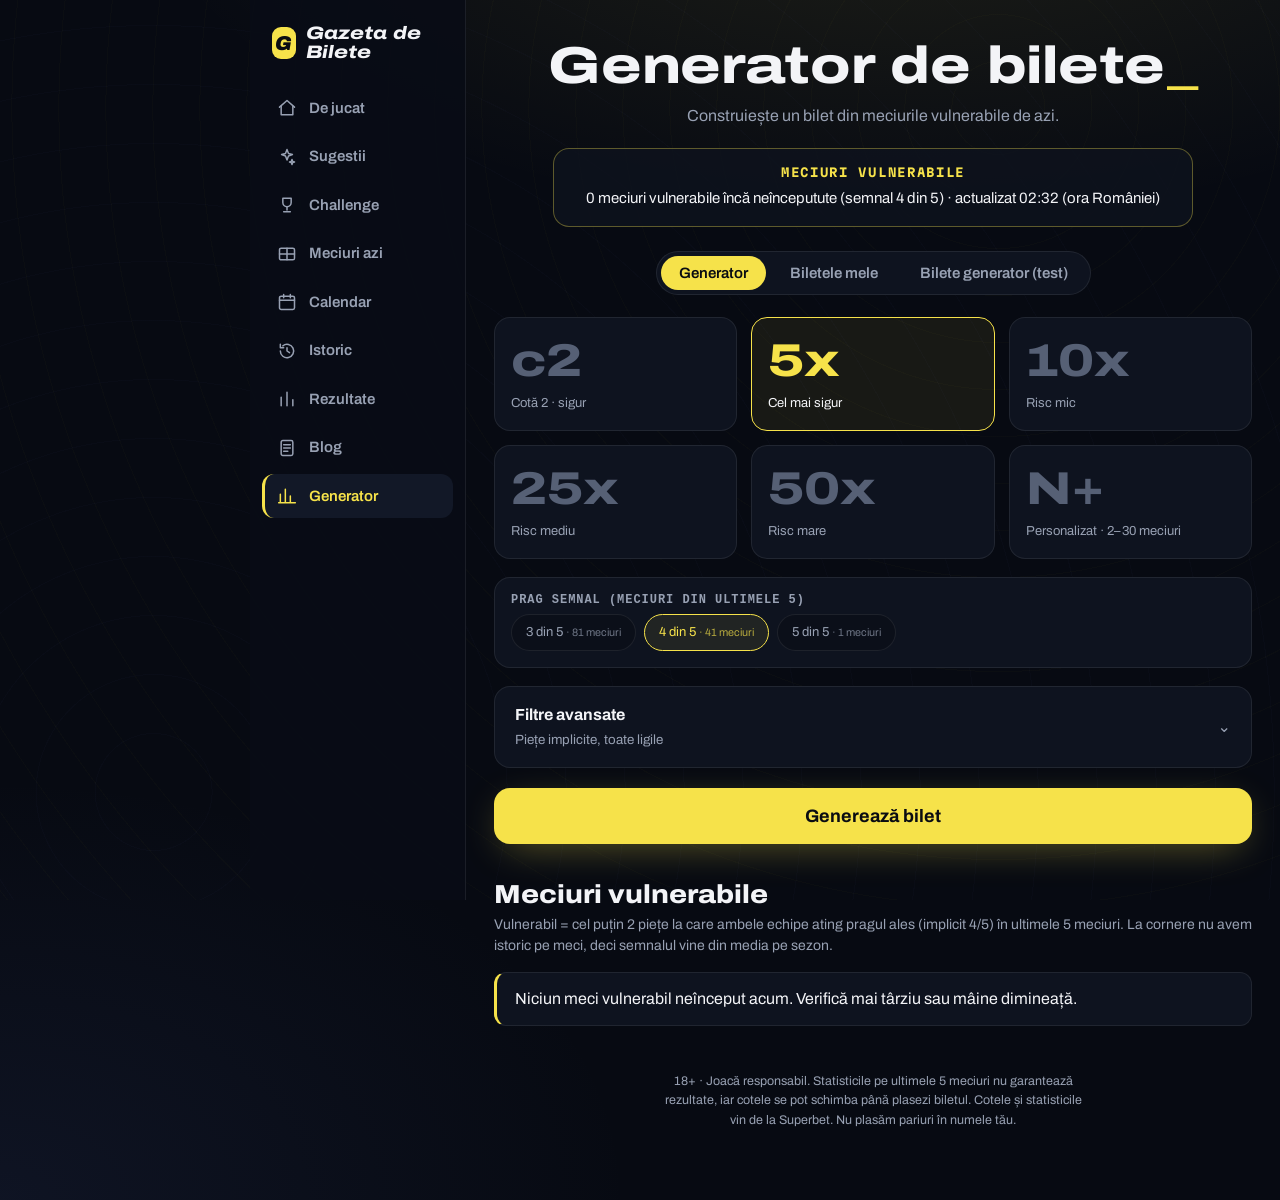
<file: generator.html>
<!doctype html>
<html lang="ro">
<head>
<meta charset="utf-8">
<meta name="viewport" content="width=device-width, initial-scale=1, viewport-fit=cover">
<title>Generator de bilete · Gazeta de Bilete</title>
<meta name="theme-color" content="#070a12">
<meta name="description" content="Generează un bilet din meciurile vulnerabile ale zilei, pe baza ultimelor 5 meciuri ale fiecărei echipe.">
<link rel="icon" type="image/png" sizes="192x192" href="icon-192.png">
<link rel="preconnect" href="https://fonts.googleapis.com">
<link rel="preconnect" href="https://fonts.gstatic.com" crossorigin>
<link href="https://fonts.googleapis.com/css2?family=Archivo:wdth,wght@62..125,400..900&family=Martian+Mono:wdth,wght@87.5..112.5,400..700&display=swap" rel="stylesheet">
<link rel="stylesheet" href="style.css?v=88">
<link rel="stylesheet" href="generator.css?v=12">
</head>
<body class="gpage">
<div class="shell"><nav class="side" aria-label="Meniu"><a class="logo" href="./"><span class="lg">G</span><span class="lt">Gazeta de Bilete</span></a><ul><li><a href="./#p"><svg viewBox="0 0 24 24" width="20" height="20" fill="none" stroke="currentColor" stroke-width="1.8" stroke-linecap="round" stroke-linejoin="round" aria-hidden="true"><path d="M3 11l9-8 9 8"/><path d="M5 10v10h14V10"/></svg><span>De jucat</span></a></li><li><a href="./#s"><svg viewBox="0 0 24 24" width="20" height="20" fill="none" stroke="currentColor" stroke-width="1.8" stroke-linecap="round" stroke-linejoin="round" aria-hidden="true"><path d="M12 3l1.8 4.7L18.5 9l-4.7 1.8L12 15.5l-1.8-4.7L5.5 9l4.7-1.3z"/><path d="M18 15l.8 2.2L21 18l-2.2.8L18 21l-.8-2.2L15 18l2.2-.8z"/></svg><span>Sugestii</span></a></li><li><a href="./#x"><svg viewBox="0 0 24 24" width="20" height="20" fill="none" stroke="currentColor" stroke-width="1.8" stroke-linecap="round" stroke-linejoin="round" aria-hidden="true"><path d="M7 4h10v5a5 5 0 0 1-10 0z"/><path d="M12 14v4M8 20h8"/></svg><span>Challenge</span></a></li><li><a href="./#m"><svg viewBox="0 0 24 24" width="20" height="20" fill="none" stroke="currentColor" stroke-width="1.8" stroke-linecap="round" stroke-linejoin="round" aria-hidden="true"><rect x="3" y="5" width="18" height="14" rx="2"/><path d="M12 5v14M3 12h18"/></svg><span>Meciuri azi</span></a></li><li><a href="./#c"><svg viewBox="0 0 24 24" width="20" height="20" fill="none" stroke="currentColor" stroke-width="1.8" stroke-linecap="round" stroke-linejoin="round" aria-hidden="true"><rect x="3" y="5" width="18" height="16" rx="2"/><path d="M3 10h18M8 3v4M16 3v4"/></svg><span>Calendar</span></a></li><li><a href="./#h"><svg viewBox="0 0 24 24" width="20" height="20" fill="none" stroke="currentColor" stroke-width="1.8" stroke-linecap="round" stroke-linejoin="round" aria-hidden="true"><path d="M4 12a8 8 0 1 0 3-6.2"/><path d="M4 4v4h4M12 8v4l3 2"/></svg><span>Istoric</span></a></li><li><a href="./#r"><svg viewBox="0 0 24 24" width="20" height="20" fill="none" stroke="currentColor" stroke-width="1.8" stroke-linecap="round" stroke-linejoin="round" aria-hidden="true"><path d="M5 20V10M12 20V4M19 20v-7"/></svg><span>Rezultate</span></a></li><li><a href="./#b"><svg viewBox="0 0 24 24" width="20" height="20" fill="none" stroke="currentColor" stroke-width="1.8" stroke-linecap="round" stroke-linejoin="round" aria-hidden="true"><rect x="5" y="3" width="14" height="18" rx="2"/><path d="M8 8h8M8 12h8M8 16h5"/></svg><span>Blog</span></a></li><li><a class="act" href="generator.html" aria-current="page"><svg viewBox="0 0 24 24" width="20" height="20" fill="none" stroke="currentColor" stroke-width="1.8" stroke-linecap="round" stroke-linejoin="round" aria-hidden="true"><path d="M4 20V10M10 20V4M16 20v-8M22 20H2"/></svg><span>Generator</span></a></li></ul></nav><main class="gmain"><div class="gen">
  <header class="g-gh">
    <h1>Generator de bilete</h1>
    <p class="g-sub-t">Construiește un bilet din meciurile vulnerabile de azi.</p>
  </header>
  <div class="g-info"><small>MECIURI VULNERABILE</small><p id="sub">Se încarcă meciurile…</p></div>

  <div class="g-seg" id="seg"><button type="button" data-v="gen" aria-pressed="true">Generator</button><button type="button" data-v="mine" aria-pressed="false">Biletele mele <span id="nmine"></span></button><button type="button" data-v="test" aria-pressed="false">Bilete generator (test)</button></div>
  <div id="v-gen">
  <section class="g-modes" id="modes" aria-label="Alege cota țintă"></section>

  <section class="g-cust" id="kbar">
    <div class="g-cl"><span>Prag semnal (meciuri din ultimele 5)</span><div class="g-chips" id="cust-k"></div></div>
  </section>

  <section class="g-cust" id="cust" hidden>
    <div class="g-cl"><span>Număr de meciuri</span><div class="g-chips" id="legs-chips"></div><input id="legs" type="number" min="2" max="30" inputmode="numeric" aria-label="Număr de meciuri (2-30)"></div>
    <div class="g-cl"><span>Cotă țintă totală (opțional)</span><input id="ctarget" type="number" min="1.5" step="0.5" inputmode="decimal" placeholder="gol = cele mai sigure meciuri"></div>
    <div class="g-cl"><span>Alegerea cotei pe meci</span><div class="g-chips" id="cstrat"></div></div>
    <p class="g-hint" id="cust-hint"></p>
  </section>

  <details class="g-adv" id="adv">
    <summary><span><b>Filtre avansate</b><small id="adv-sum">Piețe implicite</small></span><i aria-hidden="true">⌄</i></summary>
    <div class="g-adv-body">
      <h3>Semnal minim (din 5 meciuri, la ambele echipe)</h3>
      <div class="chips2" id="kmin"></div>
      <h3>Ligi</h3>
      <div class="chips2" id="leagues"></div>
      <h3>Piață</h3>
      <div class="chips2" id="types"></div>
      <div class="g-two">
        <label>Cotă minimă pe selecție<input id="minO" type="number" step="0.01" min="1" placeholder="ex. 1.30" inputmode="decimal"></label>
        <label>Cotă maximă pe selecție<input id="maxO" type="number" step="0.01" min="1" placeholder="ex. 1.80" inputmode="decimal"></label>
      </div>
      <button type="button" class="g-lnk" id="reset">Resetează filtrele</button>
    </div>
  </details>

  <div class="g-cta">
    <button type="button" class="go" id="go">Generează bilet</button>
    <button type="button" class="go ghost" id="again" hidden>Generează din nou</button>
  </div>

  <div id="out"></div>


  <section class="g-sec">
    <h2>Meciuri vulnerabile <span class="g-cnt" id="vcnt"></span></h2>
    <p class="g-hint">Vulnerabil = cel puțin 2 piețe la care ambele echipe ating pragul ales (implicit 4/5) în ultimele 5 meciuri. La cornere nu avem istoric pe meci, deci semnalul vine din media pe sezon.</p>
    <div id="vul"></div>
  </section>

  </div>
  <div id="v-mine" hidden>
    <p class="g-hint">Biletele pe care le salvezi din Generator, păstrate pe acest dispozitiv. Biletele nu se plasează de aici: le pregătim pentru agenție și primești codul, pe care îl poți nota la fiecare bilet.</p>
    <div id="reqs"></div>
    <div id="mstats"></div>
    <div id="mine"></div>
  </div>
  <div id="v-test" hidden>
    <p class="g-hint">Un bilet pe tip, în fiecare zi, făcut automat de generator din meciurile zilei (Challenge, Cotă 2, Cotă 5, Cotă 10), fără cornere. Sunt doar pentru test și comparație cu biletele noastre; se decontează singure.</p>
    <div id="tstats"></div>
    <div id="tlist"></div>
  </div>
  <footer class="g-gf">18+ · Joacă responsabil. Statisticile pe ultimele 5 meciuri nu garantează rezultate, iar cotele se pot schimba până plasezi biletul. Cotele și statisticile vin de la Superbet. Nu plasăm pariuri în numele tău.</footer>
</div></main></div>
<div class="toast" id="toast" role="status"></div>
<script type="module" src="generator.js?v=15"></script>
</body>
</html>
</file>
<file: style.css>
:root{
  --pitch:#070a12; --pitch-2:#0e131f; --line:rgba(255,255,255,.09);
  --chalk:#f4f4f5; --chalk-dim:#98a1b3;
  --paper:#0e131f; --ink:#f4f4f5; --ink-dim:#98a1b3; --rule:rgba(255,255,255,.12); --dark:#05070d;
  --flood:#f6e24a; --cyan:#f6e24a; --pitch-deep:#05070d; --won:#18c97f; --lost:#ff6b4a;
  --display:"Archivo",system-ui,sans-serif;
  --ui:"Archivo",system-ui,sans-serif;
  --slip:"Martian Mono",ui-monospace,Menlo,Consolas,monospace;
}
*{box-sizing:border-box}
[hidden]{display:none!important}
html{-webkit-text-size-adjust:100%}
body{margin:0;min-height:100vh;color:var(--chalk);font:16px/1.5 var(--ui);
  background:radial-gradient(900px 420px at 15% -120px,rgba(246,226,74,.16),transparent 70%),linear-gradient(rgba(255,255,255,.045) 1px,transparent 1px) 0 0/32px 32px,linear-gradient(90deg,rgba(255,255,255,.045) 1px,transparent 1px) 0 0/32px 32px,var(--pitch);background-attachment:fixed;}
button{font:inherit;color:inherit}
:focus-visible{outline:2px solid var(--flood);outline-offset:2px}
.wrap{max-width:1180px;margin:0 auto;padding:28px 16px 64px}

/* header / scoreboard */
.head{display:grid;grid-template-columns:1fr auto;gap:20px 32px;align-items:end;margin-bottom:28px}
h1{font:800 clamp(44px,9vw,84px)/.86 var(--display);margin:0;letter-spacing:-.01em;text-transform:none}
.next{margin-top:12px;color:var(--chalk-dim);font-size:15px;max-width:52ch}
.next strong{color:var(--chalk);font-weight:600}
.next .cd{color:var(--flood);font-weight:600;font-variant-numeric:tabular-nums}
.board{display:flex;align-items:stretch;border:1px solid var(--line);border-radius:10px;background:rgba(0,0,0,.25);overflow:hidden}
.board div{padding:10px 18px;text-align:center}
.board div+div{border-left:1px solid var(--line)}
.board b{display:block;font:700 44px/1 var(--display);font-variant-numeric:tabular-nums}
.board span{font-size:13px;color:var(--chalk-dim)}
.board .w b{color:#3ee39a}.board .l b{color:#ff7380}
.board .p b{color:var(--flood)}

/* controls */
.bar{display:flex;flex-wrap:wrap;gap:10px 16px;align-items:center;margin-bottom:22px;position:sticky;top:0;z-index:5;padding:10px 0;background:linear-gradient(var(--pitch) 70%,transparent)}
.tabs{display:flex;background:rgba(0,0,0,.3);border-radius:999px;padding:4px}
.tabs button{border:0;background:none;padding:8px 18px;border-radius:999px;cursor:pointer;font:600 18px/1 var(--display);letter-spacing:.01em;color:var(--chalk-dim)}
.tabs button[aria-selected=true]{background:var(--chalk);color:var(--pitch)}
.tabs .n{font-weight:500;opacity:.7;margin-left:4px}
.chips{display:flex;gap:6px;flex-wrap:wrap}
.chips button{border:1px solid var(--line);background:none;border-radius:999px;padding:5px 12px;font-size:14px;cursor:pointer;color:var(--chalk-dim)}
.chips button[aria-pressed=true]{border-color:var(--flood);color:var(--flood)}
.search{margin-left:auto;flex:0 1 220px;min-width:150px;background:rgba(0,0,0,.3);border:1px solid var(--line);border-radius:999px;color:var(--chalk);padding:8px 14px;font:inherit;font-size:14px}
.search::placeholder{color:var(--chalk-dim)}

/* day groups */
.day{margin:6px 0 30px}
.day h2{font:700 26px/1 var(--display);margin:0 0 14px;display:flex;flex-wrap:wrap;align-items:baseline;gap:4px 10px}
.day h2 small{font:500 15px var(--ui);color:var(--chalk-dim)}
.grid{display:grid;grid-template-columns:repeat(auto-fill,minmax(310px,1fr));gap:22px;align-items:start}

/* the slip */
.slip{position:relative;background:var(--paper);color:var(--ink);font-family:var(--slip);font-size:13px;
  padding:18px 18px 26px;border-radius:4px 4px 0 0;box-shadow:0 14px 30px -18px rgba(0,0,0,.7);
  --zz:8px;
  -webkit-mask:linear-gradient(#000 0 0) top/100% calc(100% - var(--zz)) no-repeat,
    conic-gradient(from -45deg at bottom,#0000,#000 1deg 89deg,#0000 90deg) bottom/calc(2*var(--zz)) var(--zz) repeat-x;
          mask:linear-gradient(#000 0 0) top/100% calc(100% - var(--zz)) no-repeat,
    conic-gradient(from -45deg at bottom,#0000,#000 1deg 89deg,#0000 90deg) bottom/calc(2*var(--zz)) var(--zz) repeat-x;}
.slip-top{display:flex;justify-content:space-between;align-items:baseline;gap:10px}
.slip-tip{font:700 22px/1 var(--display);letter-spacing:.01em}
.slip-date{color:var(--ink-dim);font-size:12px;white-space:nowrap}
.code{margin:14px 0 12px;display:flex;align-items:center;gap:10px;border:1.5px dashed var(--rule);border-radius:6px;padding:8px 8px 8px 12px}
.code .lbl{font-size:11px;color:var(--ink-dim);line-height:1.2}
.code .pin{font-size:21px;font-weight:700;letter-spacing:.06em;line-height:1.1}
.code button{margin-left:auto;border:0;background:var(--ink);color:var(--paper);border-radius:5px;padding:8px 12px;font:600 13px var(--ui);cursor:pointer;white-space:nowrap}
.code button.ok{background:var(--won)}
.code.none{color:var(--ink-dim);font-size:12px;justify-content:center}
.legs{list-style:none;margin:0;padding:0}
.legs li{display:grid;grid-template-columns:auto 1fr auto;gap:2px 10px;padding:7px 0;border-top:1px dotted var(--rule)}
.legs .t{color:var(--ink-dim);font-size:12px;padding-top:1px;font-variant-numeric:tabular-nums}
.legs .m{font-family:var(--ui);font-weight:600;font-size:14px;line-height:1.25}
.legs .s{grid-column:2;color:#a3abbb;font-size:12px}
.legs .o{grid-row:1/3;grid-column:3;font-weight:600;font-size:14px;align-self:center}
.legs li.past{opacity:.45}
.more{display:block;width:100%;border:0;border-top:1px dotted var(--rule);background:none;padding:8px 0 0;font:500 13px var(--ui);color:var(--ink-dim);cursor:pointer;text-align:left}
.tot{margin-top:10px;padding-top:10px;border-top:2px solid var(--ink);display:flex;justify-content:space-between;align-items:baseline}
.tot .c{font:800 32px/1 var(--display)}
.tot .c small{font:500 12px var(--slip);color:var(--ink-dim);margin-right:6px}
.tot .p{text-align:right;font-size:12px;color:var(--ink-dim);line-height:1.3}
.tot .p b{display:block;color:var(--ink);font-size:15px}
.rez{margin-top:10px;font-size:12px;color:#a3abbb;line-height:1.45}
.tot{position:relative}
.stamp{position:absolute;top:2px;right:0;transform:rotate(-12deg);font:800 24px/1 var(--display);letter-spacing:.06em;
  padding:5px 10px;border:3px solid currentColor;border-radius:6px;opacity:.82;pointer-events:none;mix-blend-mode:multiply}
.stamp.won{color:var(--won)}.stamp.lost{color:var(--lost)}
.slip.settled .code{opacity:.55}
.slip.settled .code button{display:none}
.slip.settled .tot .p{visibility:hidden}
@media (prefers-reduced-motion:no-preference){
  .stamp{animation:thump .45s cubic-bezier(.2,1.6,.4,1) both;animation-delay:var(--d,0s)}
  @keyframes thump{from{transform:rotate(-12deg) scale(1.8);opacity:0}to{transform:rotate(-12deg) scale(1);opacity:.82}}
}

/* live */
.legs .lv{grid-column:2;font:600 12px var(--ui);display:none}
.legs .lv.on{display:block}
.legs .lv.live{color:#ffb547}.legs .lv.fin{color:var(--ink-dim)}
.legs li[data-res] .o::after{display:inline-block;width:16px;margin-left:6px;text-align:center;font-family:var(--ui);font-weight:800}
.legs li[data-res=won] .o::after{content:"✓";color:var(--won)}
.legs li[data-res=lost] .o::after{content:"✗";color:var(--lost)}
.legs li[data-res=ok] .o::after{content:"●";color:var(--won);font-size:11px}
.legs li[data-res=no] .o::after{content:"●";color:var(--lost);font-size:11px}
.legs li[data-res=lost] .m{text-decoration:line-through;text-decoration-color:var(--lost)}

.legs li.livenow{background:linear-gradient(90deg,rgba(242,194,48,.18),transparent 70%);margin:0 -6px;padding-left:6px;padding-right:6px}
@media (prefers-reduced-motion:no-preference){.legs li[data-res=ok] .o::after,.legs li[data-res=no] .o::after{animation:blink 1.6s ease-in-out infinite}@keyframes blink{50%{opacity:.25}}}
.prog{margin-top:10px;font:600 13px var(--ui);display:none;padding:7px 10px;border-radius:6px;background:rgba(255,255,255,.07)}
.prog.on{display:block}
.prog.bad{background:#fde0e2;color:#b51f2c}.prog.good{background:#d4f3e5;color:#007a4d}
.dot{display:inline-block;width:8px;height:8px;border-radius:50%;background:#e04f3f;margin-right:6px;vertical-align:1px}
@media (prefers-reduced-motion:no-preference){.dot{animation:blink 1.2s infinite}}

.legs li[data-res=won]{background:linear-gradient(90deg,rgba(33,137,79,.16),transparent 75%);box-shadow:inset 3px 0 var(--won);margin:0 -6px;padding-left:9px;padding-right:6px;opacity:1}
.legs li[data-res=lost]{background:linear-gradient(90deg,rgba(198,61,51,.16),transparent 75%);box-shadow:inset 3px 0 var(--lost);margin:0 -6px;padding-left:9px;padding-right:6px}
.legs li[data-res=won] .lv{color:var(--won)}.legs li[data-res=lost] .lv{color:var(--lost)}
.prog .cnt{display:flex;flex-wrap:wrap;gap:4px 12px}
.prog .cw{color:var(--won)}.prog .cl{color:var(--lost)}.prog .co{color:#ffb547}.prog .ct{color:var(--ink-dim)}
.prog .why{margin-top:3px;font-weight:500}
.prog.bad,.prog.good{background:rgba(255,255,255,.07);color:var(--ink)}

.empty{border:1.5px dashed var(--line);border-radius:10px;padding:28px;text-align:center;color:var(--chalk-dim)}
.err{background:rgba(198,61,51,.15);border:1px solid rgba(198,61,51,.5);border-radius:10px;padding:16px;color:#ffd5d0}
footer{margin-top:40px;color:var(--chalk-dim);font-size:13px;max-width:70ch;line-height:1.55}
.toast{position:fixed;left:50%;bottom:22px;transform:translate(-50%,20px);background:var(--flood);color:#0a0c12;font-weight:600;padding:10px 16px;border-radius:999px;opacity:0;transition:.2s;pointer-events:none;z-index:9}
.toast.on{opacity:1;transform:translate(-50%,0)}

@media (max-width:640px){
  .head{grid-template-columns:1fr}
  .board{justify-self:stretch}.board div{flex:1;padding:8px 6px}.board b{font-size:34px}
  .search{margin-left:0;flex:1 1 100%}
  .chips{flex-wrap:nowrap;overflow-x:auto;width:100%;scrollbar-width:none;padding-bottom:2px}
  .chips button{flex:0 0 auto}
  .grid{grid-template-columns:1fr}
}

/* ---- v7: tabs on phones, calendar, builder, sheet ---- */
.legs li{cursor:pointer}
.legs li:hover .m{text-decoration:underline;text-decoration-thickness:1px;text-underline-offset:2px}
.legs li[data-res=lost]:hover .m{text-decoration:line-through}
.slip-tip .sport{font:600 11px var(--ui);background:var(--ink);color:var(--paper);border-radius:4px;padding:2px 6px;margin-left:8px;vertical-align:4px}
.slip.cal{padding-bottom:22px}
.slip.cal .legs li:first-child{border-top:0}
.slip.cal .legs .s{font-size:11.5px;color:var(--ink-dim)}
.intro{color:var(--chalk-dim);max-width:62ch;margin:0 0 20px}
.livebadge{color:#ffb3a8;font-weight:600}
body.noscroll{overflow:hidden}

/* builder */

/* sheet */
.sheet{position:fixed;inset:0;z-index:20;display:flex;align-items:flex-end;justify-content:center}
.sheet-bg{position:absolute;inset:0;background:rgba(5,15,10,.6)}
.sheet-card{position:relative;background:var(--paper);color:var(--ink);width:min(560px,100%);max-height:88vh;overflow:auto;border-radius:14px 14px 0 0;padding:22px 20px calc(24px + env(safe-area-inset-bottom))}
@media (min-width:700px){.sheet{align-items:center}.sheet-card{border-radius:14px}}
@media (prefers-reduced-motion:no-preference){.sheet-card{animation:up .22s ease-out}@keyframes up{from{transform:translateY(30px);opacity:0}}}
.sheet-x{position:absolute;top:10px;right:12px;border:0;background:none;font-size:28px;line-height:1;cursor:pointer;color:var(--ink-dim);padding:4px 8px}
.sheet h3{font:700 28px/1.05 var(--display);margin:0 36px 4px 0}
.sheet .when{margin:0;color:var(--ink-dim);font-size:14px}
.sh-live{margin-top:8px;font:600 15px var(--ui);color:#ffb547}
.sh-live:empty{display:none}
.sh-sec{margin-top:16px}
.sh-sec h4{font:600 13px var(--ui);color:var(--ink-dim);margin:14px 0 6px}
.sh-picks{list-style:none;margin:0;padding:0;font-size:14px}
.sh-picks li{display:flex;justify-content:space-between;gap:10px;padding:6px 0;border-top:1px dotted var(--rule)}
.sh-picks .k{font-weight:600}.sh-picks .v{font-family:var(--slip);font-size:13px}
.sheet .why{margin:0 0 6px;font-size:14px;line-height:1.45}
.sheet .note{color:var(--ink-dim);font-size:13px}
.sheet .comp,.sheet .ref{font-size:14px;margin:6px 0}
.sh-stats{display:grid;gap:10px}
.sh-stats .row{display:grid;grid-template-columns:3.5em 1fr 3.5em;align-items:center;row-gap:4px;font-size:13px}
.sh-stats .row .a{font:600 14px var(--slip)}.sh-stats .row .b{font:600 14px var(--slip);text-align:right}
.sh-stats .row .l{text-align:center;color:#a3abbb}
.sh-stats .row.hd span{font:600 12px var(--ui);color:var(--ink-dim)}
.sh-stats .row.hd .a,.sh-stats .row.hd .b{white-space:nowrap;overflow:visible}
.sh-stats .row.hd{grid-template-columns:1fr 1fr}.sh-stats .row.hd .l{display:none}
.bar2{grid-column:1/4;display:flex;gap:3px;height:5px}
.bar2 i{display:block;border-radius:3px}.bar2 .ba{background:var(--ink)}.bar2 .bb{background:#77777f}
.blist{font:13px/1.55 var(--slip);background:rgba(255,255,255,.07);border-radius:6px;padding:10px 12px;white-space:pre-wrap;margin:10px 0 12px}
.btnrow{display:flex;gap:8px;flex-wrap:wrap}
.btn{background:var(--ink);color:var(--paper)}
.btn.ghost{color:var(--ink)}

@media (max-width:640px){
  .tabs{width:100%;overflow-x:auto;scrollbar-width:none}
  .tabs button{flex:0 0 auto;padding:8px 14px;font-size:17px}
  .wrap{padding-bottom:110px}
}

/* ---- v8: hero, meter, ticker, goal, share, confetti ---- */
.hero{position:relative;display:grid;grid-template-columns:1fr auto;gap:18px 28px;align-items:center;margin:4px 0 34px;padding:24px 24px 20px;border-radius:16px;
  background:var(--flood);color:#0a0c12;box-shadow:0 20px 40px -24px rgba(0,0,0,.8);overflow:hidden}
.hero::after{content:"";position:absolute;right:-60px;top:-60px;width:220px;height:220px;border-radius:50%;border:28px solid rgba(255,255,255,.18);pointer-events:none}
.hero-k{font:600 14px var(--ui);opacity:.75}
.hero-tip{font:800 clamp(30px,5vw,44px)/1 var(--display);margin:2px 0 12px}
.hero-cd{display:flex;gap:8px}
.hero-cd .u{background:#0a0c12;color:var(--flood);border-radius:10px;min-width:64px;padding:8px 6px 6px;text-align:center}
.hero-cd b{display:block;font:800 40px/1 var(--display);font-variant-numeric:tabular-nums}
.hero-cd span{font:500 11px var(--ui);color:rgba(255,255,255,.25)}
.hero-sub{margin-top:10px;font:500 14px var(--ui)}
.hero-r{display:flex;flex-direction:column;align-items:flex-end;gap:10px;position:relative;z-index:1}
.hero-nums{display:flex;gap:18px;text-align:right}
.hero-nums b{display:block;font:800 46px/1 var(--display)}
.hero-nums span{font:500 13px var(--ui);opacity:.75}
.hero-code{border:0;background:#0a0c12;color:#ffffff;border-radius:10px;padding:8px 14px;cursor:pointer;display:flex;gap:10px;align-items:baseline}
.hero-code span{font:500 12px var(--ui);color:rgba(255,255,255,.25)}.hero-code b{font:700 20px var(--slip);letter-spacing:.05em}
.hero-legs{grid-column:1/-1;display:flex;flex-wrap:wrap;gap:6px}
.hero-legs .hl{background:rgba(29,31,28,.1);border-radius:999px;padding:5px 12px;font:500 13px var(--ui)}
.hero-legs .hl i{font-style:normal;font-family:var(--slip);font-size:12px;opacity:.7;margin-right:6px}
.hero-legs .hl b{margin-left:4px}
.hero .why1{grid-column:1/-1;margin:0;font:500 15px/1.45 var(--ui);max-width:70ch}
@media (max-width:640px){.hero{grid-template-columns:1fr;padding:20px 16px}.hero-r{align-items:flex-start}.hero-nums{text-align:left}.hero-cd .u{min-width:56px}.hero-cd b{font-size:34px}}

.meter{display:flex;gap:3px;margin:12px 0 0}
.meter i{flex:1;height:6px;border-radius:3px;background:rgba(255,255,255,.14)}
.meter i.w{background:var(--won)}.meter i.l{background:var(--lost)}
.meter i.lv{background:#f5b700}.meter i.ln{background:#e07a3a}
@media (prefers-reduced-motion:no-preference){.meter i.lv,.meter i.ln{animation:blink 1.4s infinite}}

.share{display:block;margin:12px auto 0;border:0;background:none;color:var(--ink-dim);font:600 13px var(--ui);cursor:pointer;text-decoration:underline;text-underline-offset:3px}
.snd{margin-top:8px;border:1px solid var(--line);background:rgba(0,0,0,.25);color:var(--chalk-dim);border-radius:999px;padding:5px 12px;font:500 13px var(--ui);cursor:pointer}
.snd[aria-pressed=true]{color:var(--flood);border-color:var(--flood)}

.ticker{position:sticky;top:0;z-index:12;display:flex;align-items:center;gap:10px;background:#0b0f1a;border-bottom:1px solid var(--line);padding:6px 12px;overflow:hidden}
.tk-l{font:700 13px var(--ui);color:#ff8a7e;white-space:nowrap}
.tk-row{display:flex;gap:8px;overflow-x:auto;scrollbar-width:none}
.tk{flex:0 0 auto;border:1px solid var(--line);background:rgba(255,255,255,.04);border-radius:999px;padding:4px 12px;color:var(--chalk);font:500 13px var(--ui);display:flex;gap:6px;align-items:baseline;cursor:pointer}
.tk b{color:var(--flood);font-variant-numeric:tabular-nums}.tk i{font-style:normal;color:var(--chalk-dim);font-size:12px}
.ticker + .wrap .bar{top:38px}

.goal{position:fixed;left:50%;top:18%;transform:translate(-50%,0) scale(.6);opacity:0;pointer-events:none;z-index:30;text-align:center;
  background:#0a0c12;color:#ffffff;border:3px solid var(--flood);border-radius:18px;padding:18px 28px;box-shadow:0 30px 60px -20px rgba(0,0,0,.8)}
.goal .g-big{font:800 72px/1 var(--display);color:var(--flood);letter-spacing:.04em}
.goal .g-who{font:600 18px var(--ui);margin-top:6px}
.goal .g-sc{font:600 16px var(--slip);margin-top:4px;color:rgba(255,255,255,.25)}
.goal.on{animation:goalin 4.2s cubic-bezier(.2,1.4,.4,1) both}
@keyframes goalin{0%{opacity:0;transform:translate(-50%,0) scale(.6)}8%{opacity:1;transform:translate(-50%,0) scale(1.06)}14%{transform:translate(-50%,0) scale(1)}85%{opacity:1}100%{opacity:0;transform:translate(-50%,-20px) scale(1)}}
@media (prefers-reduced-motion:reduce){.goal.on{animation:none;opacity:1;transform:translate(-50%,0)}}
.legs li.goalflash{animation:gf 1.2s ease-out 3}
@keyframes gf{0%{background:rgba(242,194,48,.65)}100%{background:transparent}}
.legs li.flash{animation:gf 1.2s ease-out 1}
.slip.winner{box-shadow:0 0 0 3px var(--won),0 14px 30px -18px rgba(0,0,0,.7)}
.confetti{position:fixed;inset:0;pointer-events:none;z-index:40}
.code .wait{font:500 13px var(--ui);color:var(--ink-dim)}

/* meciurile zilei */
.slip.games .legs li{grid-template-columns:auto minmax(0,1fr)}
.slip.games .legs .o{grid-row:auto;grid-column:2;align-self:start;font:600 12.5px var(--slip);color:var(--ink)}
.slip.games .legs .o:empty{display:none}
.slip.games .legs .s{min-width:0}
.legs .s .fm{display:flex;align-items:center;gap:6px;margin-top:4px}
.legs .s .fm>i{font-style:normal;color:var(--ink-dim)}
.form{display:inline-flex;gap:2px}
.form b{display:inline-grid;place-items:center;width:15px;height:15px;border-radius:3px;font:700 9.5px var(--ui);color:#fff;background:#98a1b3}
.form b.w{background:var(--won)}.form b.l{background:var(--lost)}.form b.d{background:#98a1b3}.form b.n{background:transparent;color:var(--ink-dim)}
.sh-picks li .form b{width:20px;height:20px;font-size:11px}
.sh-picks .k small{font-weight:400;color:var(--ink-dim)}
.sh-odds{list-style:none;margin:0;padding:0;display:grid;gap:6px}
.sh-odds li{position:relative;display:grid;grid-template-columns:1fr auto 3.6em;gap:10px;align-items:center;padding:7px 10px;border-radius:6px;background:rgba(255,255,255,.07);overflow:hidden;font-size:13.5px}
.sh-odds li>i{position:absolute;left:0;top:0;bottom:0;background:rgba(33,137,79,.18);z-index:0}
.sh-odds li>span{position:relative;z-index:1}
.sh-odds .k{font-weight:600}.sh-odds .p{font:700 14px var(--slip)}.sh-odds .v{font:500 13px var(--slip);color:var(--ink-dim);text-align:right}
.note.small{font-size:12px}
#list>.note.small{color:var(--chalk-dim);margin-top:4px}

/* biletul zilei live */
.hero-k .hero-livetag{display:inline-flex;align-items:center;gap:6px;margin-left:10px;background:#0a0c12;color:#ff6b5e;font:700 12px var(--ui);letter-spacing:.06em;padding:2px 9px;border-radius:999px;vertical-align:middle}
.hero-livetag .dot{width:7px;height:7px;border-radius:50%;background:#ff6b5e;animation:heropulse 1.4s ease-in-out infinite}
@keyframes heropulse{50%{opacity:.25}}
@media (prefers-reduced-motion:reduce){.hero-livetag .dot{animation:none}}
.hero-state{display:flex;flex-wrap:wrap;gap:8px 14px;margin-top:4px;font:600 15px var(--ui)}
.hero-state .cw{color:#007a4d}.hero-state .cl{color:#b51f2c}.hero-state .co{color:#0a0c12}.hero-state .ct{color:#0a0c12;opacity:.75;font-weight:500}
.hero-legs .hl .sc{font-style:normal;font:700 12px var(--slip);margin-left:8px}
.hero-legs .hl .sc:empty{display:none}
.hero-legs .hl.lv{background:#0a0c12;color:#ffffff}
.hero-legs .hl.w{background:rgba(33,137,79,.22)}
.hero-legs .hl.l{background:rgba(198,61,51,.22);text-decoration:line-through;text-decoration-thickness:1px}
.hero-legs .hl{cursor:pointer;transition:background .15s}
.hero-legs .hl:hover{background:rgba(29,31,28,.2)}
.hero-legs .hl.lv:hover{background:#000}
.hero-legs .hl:focus-visible{outline:2px solid #0a0c12;outline-offset:2px}

/* cote vs statistici */
.sh-odds li{grid-template-columns:1fr 3.2em 4.6em 3.6em}
.sh-odds li.hd{background:none;padding:0 10px;font:500 11px var(--ui);color:var(--ink-dim);text-transform:uppercase;letter-spacing:.04em}
.sh-odds li.hd .p,.sh-odds li.hd .st,.sh-odds li.hd .v{font:inherit;text-align:right;color:inherit}
.sh-odds .p{text-align:right}
.sh-odds .k small{display:block;font:500 11.5px var(--ui);color:var(--ink-dim);margin-top:1px}
.sh-odds .st{font:700 14px var(--slip);text-align:right;color:var(--ink)}
.sh-odds .st.val{color:#fff;background:var(--won);border-radius:4px;padding:1px 5px;justify-self:end}
.sh-odds .st.low{color:var(--lost)}
.sh-odds li.val{box-shadow:inset 3px 0 0 var(--won)}
.sh-odds li>.tick{position:absolute;top:4px;bottom:4px;width:2px;background:var(--ink);opacity:.45;z-index:0;transform:translateX(-1px)}

/* ---------- cote și formă (fereastra meciului) ---------- */
.mkt .mk-intro{margin:0 0 10px;font:400 13.5px/1.45 var(--ui);color:#a3abbb}
.mkt .mk-intro b{font-weight:600;color:var(--ink)}
.mkt .mk-live{margin:0 0 12px;padding:8px 12px;border-radius:8px;background:#fbe9c2;color:#6b4a00;font:500 13.5px/1.4 var(--ui)}
.mk-group{display:grid;gap:10px;margin-top:16px}
.mk-group>h5{margin:0;font:800 19px/1 var(--display);letter-spacing:.01em;color:var(--ink)}
.mk{background:#fff;border:1px solid rgba(255,255,255,.12);border-radius:12px;padding:12px 14px;display:grid;gap:10px}
.mk.val{border-color:var(--won);box-shadow:inset 4px 0 0 var(--won)}
.mk-out{display:grid;gap:6px;padding-bottom:10px;border-bottom:1px dashed rgba(255,255,255,.12)}
.mk-out:last-of-type{border-bottom:0;padding-bottom:0}
.mk-out.val{box-shadow:inset 4px 0 0 var(--won);padding-left:14px;margin-left:-14px}
.mk-h{display:flex;justify-content:space-between;align-items:baseline;gap:10px}
.mk-t{font:600 15px/1.25 var(--ui);color:var(--ink)}
.mk-o{font:700 15px var(--slip);color:var(--ink);background:rgba(255,255,255,.08);border-radius:6px;padding:2px 8px;white-space:nowrap}
.mk-bars{display:grid;gap:5px}
.mk-bar{display:grid;grid-template-columns:5.6em 1fr 2.8em;align-items:center;gap:8px;font:500 12.5px var(--ui);color:var(--ink-dim)}
.mk-bar .track{height:10px;border-radius:99px;background:rgba(255,255,255,.06);overflow:hidden}
.mk-bar .track i{display:block;height:100%;border-radius:99px}
.mk-bar.od .track i{background:#77777f}
.mk-bar.fo .track i{background:var(--won)}
.mk-bar b{font:700 13px var(--slip);color:var(--ink);text-align:right}
.mk-teams{display:grid;gap:5px;padding-top:2px}
.mk-cap{font:500 12px var(--ui);color:var(--ink-dim)}
.mk-team{display:grid;grid-template-columns:minmax(0,5.6em) 1fr auto;align-items:center;gap:8px;font:500 13px var(--ui)}
.mk-team .tn{font-weight:600;color:var(--ink);overflow:hidden;text-overflow:ellipsis;white-space:nowrap}
.mk-team .tc{font:600 12.5px var(--slip);color:var(--ink);white-space:nowrap}
.dots{display:flex;gap:4px;flex-wrap:wrap}
.dots i{width:12px;height:12px;border-radius:50%;border:2px solid rgba(255,255,255,.25);box-sizing:border-box}
.dots i.y{background:var(--won);border-color:var(--won)}
.dots i.w{background:var(--won);border-color:var(--won)}
.dots i.d{background:rgba(255,255,255,.3);border-color:rgba(255,255,255,.3)}
.dots i.l{background:var(--lost);border-color:var(--lost)}
.mk-mean{font:500 12.5px/1.4 var(--ui);color:var(--ink-dim)}
.mk-v{font:600 13px/1.35 var(--ui);padding:6px 10px;border-radius:8px}
.mk-v.val{background:rgba(33,137,79,.12);color:#007a4d}
.mk-v.low{background:rgba(198,61,51,.1);color:#b51f2c}
.mk-v.ok{background:rgba(255,255,255,.08);color:#98a1b3}
@media (max-width:480px){.mk-bar{grid-template-columns:5.2em 1fr 2.6em}.mk-team{grid-template-columns:minmax(0,5.2em) 1fr auto}.dots i{width:10px;height:10px}}
.mk-teams.avg .mk-team{grid-template-columns:minmax(0,5.6em) 1fr auto}
.nums{display:flex;gap:3px;flex-wrap:wrap}
.nums i{font:600 11.5px/1 var(--slip);font-style:normal;min-width:20px;padding:4px 3px;text-align:center;border-radius:5px;background:rgba(255,255,255,.06);color:#98a1b3}
.nums i.y{background:var(--won);color:#fff}
.mk-team .tm{font:500 12px var(--ui);color:var(--ink-dim);white-space:nowrap}
.mk-team .tm b{font:800 20px/1 var(--display);color:var(--ink)}
.mk-sum{font:500 13px var(--ui);color:#a3abbb;padding-top:2px}
.mk-sum b{font-weight:700;color:var(--ink)}
@media (max-width:480px){.nums i{min-width:17px;font-size:10.5px}}

/* „Pe bilet” din fereastra meciului: duce la bilet */
.sh-picks li.go{cursor:pointer;border-radius:6px;transition:background .15s}
.sh-picks li.go:hover,.sh-picks li.go:focus-visible{background:rgba(255,255,255,.07);outline:none}
.sh-picks li.go .arr{margin-left:8px;color:var(--ink-dim);font-weight:700}
.slip.flash{animation:slipflash 2.2s ease-out}
@keyframes slipflash{0%,30%{box-shadow:0 0 0 4px var(--flood),0 10px 30px rgba(0,0,0,.35)}100%{box-shadow:0 0 0 0 transparent}}
@media (prefers-reduced-motion:reduce){.slip.flash{animation:none;outline:4px solid var(--flood)}}
.sh-picks li.go{justify-content:flex-start;padding:6px 6px;margin:0 -6px}
.sh-picks li.go .v{margin-left:auto}
/* antet: meciul următor și „live acum” se pot apăsa */
.next .nextm{all:unset;cursor:pointer;color:var(--chalk);font-weight:600;text-decoration:underline;text-decoration-color:rgba(233,239,233,.35);text-underline-offset:3px}
.next .nextm:hover,.next .nextm:focus-visible{text-decoration-color:var(--flood);color:#fff}
.next .livebadge{all:unset;cursor:pointer;color:#ffb3a8;font-weight:600;display:inline}
.next .livebadge:hover,.next .livebadge:focus-visible{text-decoration:underline;text-underline-offset:3px}
.next .livebadge .dot{display:inline-block}
button.hero-tip{all:unset;display:block;cursor:pointer;font:800 clamp(30px,5vw,44px)/1 var(--display);margin:2px 0 12px;text-decoration:underline;text-decoration-color:rgba(29,31,28,.25);text-decoration-thickness:2px;text-underline-offset:5px}
button.hero-tip:hover,button.hero-tip:focus-visible{text-decoration-color:#0a0c12}

/* arbitru */
.refbox{margin-top:12px;background:#fff;border:1px solid rgba(255,255,255,.12);border-radius:12px;padding:10px 14px;display:grid;gap:2px}
.refbox .rb-k{font:500 11px var(--ui);text-transform:uppercase;letter-spacing:.05em;color:var(--ink-dim)}
.refbox .rb-n{font:800 20px/1.1 var(--display);color:var(--ink)}
.refbox .rb-s{font:500 13px/1.4 var(--ui);color:#a3abbb}
.mk-ref{font:600 13px/1.4 var(--ui);color:#6b4a00;background:#fbe9c2;border-radius:8px;padding:6px 10px}

/* ---- Rezultate ---- */
.rs-tiles{display:grid;grid-template-columns:repeat(auto-fit,minmax(160px,1fr));gap:12px;margin:0 0 28px}
.rs-tile{background:var(--paper);color:var(--ink);border-radius:10px;padding:16px 16px 14px}
.rs-tile b{display:block;font:800 40px/1 var(--display);font-variant-numeric:tabular-nums}
.rs-tile span{display:block;margin-top:6px;font:500 13px var(--ui);color:var(--ink-dim)}
.rs-tile.up b{color:var(--won)}.rs-tile.down b{color:var(--lost)}
.rs-strip{display:flex;flex-wrap:wrap;gap:6px}
.rs-dot{width:34px;height:34px;border-radius:8px;border:0;cursor:pointer;font:800 16px var(--ui);color:#fff}
.rs-dot.w{background:var(--won)}.rs-dot.l{background:var(--lost)}
.rs-dot:focus-visible{outline:2px solid var(--flood);outline-offset:2px}
.rs-table{overflow-x:auto;background:var(--paper);color:var(--ink);border-radius:10px;padding:6px 14px}
.rs-table table{width:100%;border-collapse:collapse;font:500 14px var(--ui);min-width:520px}
.rs-table th{text-align:left;font:600 12px var(--ui);color:var(--ink-dim);padding:10px 8px 8px;border-bottom:2px solid var(--ink)}
.rs-table td{padding:10px 8px;border-bottom:1px dotted var(--rule);font-variant-numeric:tabular-nums}
.rs-table tr:last-child td{border-bottom:0}
.rs-table td.n,.rs-table th+th{text-align:right}
.rs-bar{display:inline-flex;align-items:center;gap:8px;justify-content:flex-end;width:100%}
.rs-bar i{display:block;height:8px;border-radius:4px;background:var(--won);max-width:90px;min-width:2px;flex:0 0 auto}
.rs-bar em{font-style:normal;font-weight:600;min-width:3.2em;text-align:right}
.rs-note{color:var(--chalk-dim);font-size:13px;max-width:70ch;margin-top:8px}

/* ---- Sugestii ---- */
.sg-seg{display:inline-flex;background:rgba(0,0,0,.3);border-radius:999px;padding:4px;margin:0 0 18px}
.sg-seg button{border:0;background:none;color:var(--chalk-dim);font:600 15px var(--ui);padding:7px 18px;border-radius:999px;cursor:pointer}
.sg-seg button[aria-pressed=true]{background:var(--chalk);color:var(--pitch)}
.sg-grid{display:grid;grid-template-columns:repeat(auto-fill,minmax(320px,1fr));gap:18px;align-items:start}
.sg-card{background:var(--paper);color:var(--ink);border-radius:10px;padding:16px 16px 8px}
.sg-card h3{font:800 26px/1 var(--display);margin:0 0 10px;display:flex;align-items:baseline;gap:10px;flex-wrap:wrap}
.sg-card h3 small{font:500 13px var(--ui);color:var(--ink-dim)}
.sg-list{list-style:none;margin:0;padding:0;counter-reset:sg}
.sg-list li{padding:10px 0 10px 30px;border-top:1px dotted var(--rule);position:relative;cursor:pointer;counter-increment:sg}
.sg-list li::before{content:counter(sg);position:absolute;left:0;top:11px;width:20px;height:20px;border-radius:50%;background:var(--ink);color:var(--paper);font:700 12px/20px var(--ui);text-align:center}
.sg-list li:hover .m{text-decoration:underline;text-underline-offset:2px}
.sg-list li:focus-visible{outline:2px solid var(--flood);outline-offset:2px}
.sg-top{display:flex;align-items:baseline;gap:8px}
.sg-top .t{font:500 12px var(--slip);color:var(--ink-dim);font-variant-numeric:tabular-nums}
.sg-top .m{font:600 15px var(--ui);flex:1;min-width:0}
.sg-p{font:800 20px/1 var(--display);color:var(--won);font-variant-numeric:tabular-nums}
.sg-mid{display:flex;flex-wrap:wrap;align-items:baseline;gap:4px 10px;margin-top:3px;font-size:13px}
.sg-mid b{font:600 13px var(--ui)}
.sg-mid .o{font:600 13px var(--slip)}
.sg-mid .lg{color:var(--ink-dim);margin-left:auto;font-size:12px}
.sg-why{margin:4px 0 0;font-size:12.5px;color:#a3abbb;line-height:1.4}
@media (max-width:640px){.sg-grid{grid-template-columns:1fr}}
.sg-sum{display:flex;align-items:baseline;gap:8px;margin:-6px 0 16px;color:var(--chalk-dim);font-size:15px}
.sg-sum b{font:800 30px/1 var(--display);color:var(--chalk)}
.sg-sc{font:600 13px var(--slip);background:rgba(0,0,0,.07);padding:1px 6px;border-radius:4px}
.sg-res{font:700 12px var(--ui);padding:2px 7px;border-radius:999px;color:#fff}
.sg-res.won{background:var(--won)}.sg-res.lost{background:var(--lost)}
.sg-list li[data-res=won]{box-shadow:inset 3px 0 0 var(--won)}
.sg-list li[data-res=lost]{box-shadow:inset 3px 0 0 var(--lost)}
.sg-list li[data-res=lost] .m{text-decoration:line-through;text-decoration-color:var(--lost)}
.sg-bar{display:flex;flex-wrap:wrap;align-items:center;gap:10px 14px;margin:0 0 18px}
.sg-bar .sg-seg{margin:0}
.sg-pick{background:rgba(0,0,0,.3);color:var(--chalk);border:1px solid rgba(255,255,255,.15);border-radius:999px;font:600 15px var(--ui);padding:8px 14px;max-width:100%}
.sg-pick option{color:#111}
.sg-tot{display:flex;flex-wrap:wrap;align-items:baseline;gap:4px 12px;margin:0 0 14px;color:var(--chalk-dim);font-size:14px}
.sg-tot b{color:var(--chalk);font:700 16px var(--ui)}
.sg-tot .c{font-size:13px}
.hs{margin:0 0 30px}
.hs h2{font:800 28px/1 var(--display);margin:0 0 12px;display:flex;align-items:baseline;gap:10px;flex-wrap:wrap}
.hs h2 small{font:500 14px var(--ui);color:var(--chalk-dim)}
.hs .rs-tiles{margin:0 0 12px}
.hs-dots{display:flex;align-items:center;flex-wrap:wrap;gap:6px;font-size:13px;color:var(--chalk-dim)}
.hs-dots .l{margin-right:4px}
.hs-dots i{width:14px;height:14px;border-radius:50%;display:inline-block}
.hs-dots i.w{background:var(--won)}.hs-dots i.x{background:var(--lost)}

/* ---- v39: Teletext — tabela de seară ---- */
.ttx{display:flex;gap:14px;align-items:baseline;font:500 13px/1 var(--slip);font-stretch:87.5%;color:var(--flood);margin:0 0 18px;padding:7px 10px;background:var(--pitch-deep);border-radius:4px;font-variant-numeric:tabular-nums;white-space:nowrap;overflow:hidden}
.ttx .pg{color:#0a0c12;font-weight:700}
.ttx .nm{color:var(--cyan)}
.ttx .ck{margin-left:auto}
h1{font-weight:900;font-stretch:125%;letter-spacing:-.025em;line-height:.9;color:#fff}
.slip-tip,.day h2,.tot .c,.board b,.hero-tip,.hero-nums b,.hero-cd b,.sg-card h3,.rs-tile b,.hs h2,.sg-day,.sg-sum b,.goal .g-big{font-stretch:118%;letter-spacing:-.01em}
.tabs button{font-stretch:105%;font-weight:700;font-size:16px}
.board{border:0;background:none;gap:6px;border-radius:0}
.board div{border-radius:4px;padding:10px 16px 9px}
.board div+div{border-left:0}
.board .p{background:var(--flood);color:var(--ink)}.board .p b{color:var(--ink)}.board .p span{color:var(--ink)}
.board .w{background:var(--won)}.board .w b{color:#fff}.board .w span{color:#e2fff1}
.board .l{background:var(--lost)}.board .l b{color:#fff}.board .l span{color:#ffe3e5}
.tabs{background:var(--pitch-deep)}
.tabs button[aria-selected=true]{background:var(--flood);color:var(--ink)}
.chips button[aria-pressed=true]{background:var(--flood);border-color:var(--flood);color:var(--ink)}
.search,.sg-seg,.sg-pick,.snd{background:var(--pitch-deep)}
.bar{background:linear-gradient(var(--pitch) 75%,transparent)}
.slip{font-stretch:87.5%;box-shadow:0 18px 30px -20px rgba(0,0,0,.9)}
.slip-tip{font-family:var(--display)}
.code{border-color:rgba(255,255,255,.3);background:rgba(255,255,255,.05)}
.code button{background:var(--pitch);color:#fff}
.sg-seg button[aria-pressed=true]{background:var(--flood);color:var(--ink)}
.hero{border-radius:6px}
.hero::after{border-color:rgba(0,0,0,.08)}
.hero-cd .u,.hero-code{background:var(--ink)}
a{color:var(--cyan)}
@media (max-width:480px){.ttx .nm{display:none}.ttx{font-size:12px}}

/* ---- v40: tech — terminal de pariuri ---- */
.board{display:none!important}
.head{grid-template-columns:1fr;margin-bottom:22px}
.ttx{background:transparent;border:1px solid var(--line);border-radius:2px;color:var(--cyan);padding:8px 12px}
.ttx .pg{color:var(--dark);background:var(--cyan);padding:2px 6px;margin:-2px 0;border-radius:1px}
.ttx .nm{color:var(--chalk-dim)}
.ttx .ck{color:var(--flood)}
h1{font-size:clamp(40px,8vw,72px);color:var(--chalk)}
h1::after{content:"_";color:var(--cyan);margin-left:.04em;font-weight:400}
@media (prefers-reduced-motion:no-preference){h1::after{animation:caret 1.1s steps(1) infinite}}
@keyframes caret{50%{opacity:0}}
.next{font-family:var(--slip);font-stretch:87.5%;font-size:13px}
.next .cd{color:var(--cyan)}
.tabs,.sg-seg{background:rgba(0,0,0,.75);border:1px solid var(--line);border-radius:3px;padding:3px}
.tabs button,.sg-seg button{border-radius:2px}
.tabs button[aria-selected=true],.sg-seg button[aria-pressed=true]{background:var(--cyan);color:var(--dark);box-shadow:0 0 18px rgba(246,226,74,.35)}
.tabs .n{font-family:var(--slip);font-size:12px}
.chips button{border-radius:2px;font:500 12px var(--slip);font-stretch:87.5%;padding:6px 10px;border-color:var(--line);color:var(--chalk-dim)}
.chips button[aria-pressed=true]{background:transparent;border-color:var(--cyan);color:var(--cyan);box-shadow:inset 0 0 0 1px var(--cyan)}
.search,.sg-pick{border-radius:2px;font-family:var(--slip);font-stretch:87.5%;font-size:13px;background:rgba(0,0,0,.75)}
.snd{border-radius:2px;font-family:var(--slip);font-stretch:87.5%;font-size:12px;background:rgba(0,0,0,.75)}
.bar{background:linear-gradient(var(--pitch) 78%,transparent)}
.day h2 small,.hs h2 small{font-family:var(--slip);font-stretch:87.5%;font-size:12px}
.slip,.sg-card,.rs-tile,.rs-table,.sheet-card{background:linear-gradient(180deg,rgba(26,26,30,.96),rgba(16,16,19,.96));border:1px solid var(--line);box-shadow:0 20px 40px -24px #000}
.slip{border-radius:3px;-webkit-mask:none;mask:none;padding-bottom:18px}
.slip::before{content:"";position:absolute;left:0;top:0;width:3px;height:100%;background:var(--cyan);opacity:.7}
.sg-card,.rs-tile,.rs-table{border-radius:3px}
.code{border:1px solid var(--line);border-radius:2px;background:rgba(0,0,0,.55)}
.code .pin{color:var(--flood);text-shadow:0 0 14px rgba(246,226,74,.3)}
.code button{background:var(--cyan);color:var(--dark);border-radius:2px}
.code button.ok{background:var(--won);color:var(--dark)}
.tot{border-top:1px solid var(--line)}
.legs li{border-top:1px solid rgba(255,255,255,.1)}
.legs .s{color:var(--chalk-dim)}
.meter i{border-radius:1px;height:4px}
.btn{background:var(--cyan);color:var(--dark)}
.slip-tip .sport{background:var(--cyan);color:var(--dark)}
.sg-list li::before{background:var(--cyan);color:var(--dark);border-radius:2px}
.sg-p{color:var(--won)}
.hero{border-radius:3px;color:var(--dark);box-shadow:0 0 0 1px rgba(246,226,74,.5),0 0 60px -10px rgba(246,226,74,.35)}
.hero::after{border-color:rgba(0,0,0,.07)}
.hero-cd .u,.hero-code{background:var(--dark)}
.hero-legs .hl{background:rgba(0,0,0,.1)}
.hero-legs .hl.lv:hover{background:var(--dark);color:var(--flood)}
.rs-tile b{color:var(--chalk)}
.rs-tile.up b{color:var(--won)}.rs-tile.down b{color:var(--lost)}
.prog.bad{background:rgba(255,77,94,.12);color:#ff9aa4}.prog.good{background:rgba(22,209,138,.12);color:#7ff0c2}
.sg-sc{background:rgba(255,255,255,.1)}
:focus-visible{outline-color:var(--cyan)}
.hero,.toast{--ink:#05070d;--ink-dim:#3a3a40;color:var(--dark)}
.hero-cd .u{color:var(--flood)}.hero-cd span{color:#a1a1aa}
.hero-code{color:#fff}
.stamp{mix-blend-mode:normal;opacity:1;transform:none;top:4px;font:600 12px/1 var(--slip);letter-spacing:.04em;border-width:1px;border-radius:2px;padding:5px 8px;background:rgba(0,0,0,.5)}
.stamp.won{box-shadow:0 0 14px rgba(22,209,138,.3)}.stamp.lost{box-shadow:0 0 14px rgba(255,77,94,.25)}
.hero-cd .u,.hero-code{border-radius:3px}
/* challenge */
.ch{margin:0 0 30px;padding:18px;border:1px solid var(--line);border-radius:3px;background:rgba(0,0,0,.6)}
.ch h2{font:800 28px/1 var(--display);font-stretch:118%;margin:0 0 12px;display:flex;flex-wrap:wrap;gap:4px 12px;align-items:baseline}
.ch h2 small{font:500 12px var(--slip);font-stretch:87.5%;color:var(--chalk-dim)}
.ch-set{display:inline-flex;align-items:center;gap:8px;font:500 13px var(--slip);color:var(--chalk-dim);margin:0 0 14px}
.ch-set input{width:90px;background:rgba(0,0,0,.75);border:1px solid var(--line);border-radius:2px;color:var(--flood);font:700 16px var(--slip);padding:6px 8px}
.ch-lad{list-style:none;margin:0;padding:0;display:grid;gap:4px;counter-reset:none}
.ch-lad li{display:grid;grid-template-columns:76px 1fr auto auto;gap:4px 12px;align-items:baseline;padding:8px 10px;border-left:3px solid rgba(255,255,255,.25);background:rgba(255,255,255,.04);font-size:14px}
.ch-lad li b{font:600 12px var(--slip);color:var(--chalk-dim)}
.ch-lad .m{font-weight:600}.ch-lad .o{font:600 13px var(--slip);color:var(--chalk-dim)}
.ch-lad .v{font:700 13px var(--slip);font-variant-numeric:tabular-nums;text-align:right}
.ch-lad .c{grid-column:2/-1;font:700 13px var(--slip);color:var(--flood)}
.ch-lad li.f{opacity:.55}.ch-lad li.f .m{font-weight:400;color:var(--chalk-dim)}
.ch-lad li.p{border-left-color:var(--cyan);background:rgba(246,226,74,.08)}
.ch-lad li.w{border-left-color:var(--won)}.ch-lad li.w .v{color:var(--won)}
.ch-lad li.l{border-left-color:var(--lost)}.ch-lad li.l .v{color:var(--lost)}
.ch-lad li[role=button]{cursor:pointer}
.ch-sum{margin:14px 0 4px;font-weight:600}
.ch-meta{margin:0;font:500 12px var(--slip);color:var(--chalk-dim)}
.ch-note{margin:10px 0 0;font-size:13px;color:var(--chalk-dim);max-width:70ch}
@media (max-width:640px){.ch-lad li{grid-template-columns:62px 1fr}.ch-lad .o,.ch-lad .v{grid-column:2}.ch-lad .v{text-align:left}}
.ch-types{display:flex;flex-wrap:wrap;gap:8px;margin:0 0 14px}
.ch-type{display:flex;flex-direction:column;gap:2px;text-align:left;border:1px solid var(--line);background:rgba(0,0,0,.6);border-radius:3px;padding:10px 14px;color:var(--chalk);cursor:pointer;min-width:220px}
.ch-type b{font:700 16px var(--ui)}.ch-type span{font:500 12px var(--slip);font-stretch:87.5%;color:var(--chalk-dim)}
.ch-type[aria-pressed=true]{border-color:var(--cyan);box-shadow:inset 0 0 0 1px var(--cyan),0 0 18px rgba(246,226,74,.2)}
.ch-type.soon{cursor:default;opacity:.5;border-style:dashed}
.ch-sets{display:flex;flex-wrap:wrap;gap:6px 22px}
.ch-set select{background:rgba(0,0,0,.75);border:1px solid var(--line);border-radius:2px;color:var(--flood);font:700 14px var(--slip);padding:6px 8px}
.ch-lad li.ch-out{display:block;border-left-color:var(--flood);background:rgba(246,226,74,.08);color:var(--flood);font:600 13px var(--slip);font-stretch:87.5%}
.sc-req{display:grid;grid-template-columns:repeat(auto-fit,minmax(260px,1fr));gap:8px}
.sc-card{border:1px solid var(--line);border-left:3px solid var(--flood);border-radius:2px;padding:12px 14px;background:rgba(255,255,255,.04)}
.sc-card b{display:block;font:700 17px var(--ui)}
.sc-card span{display:block;font:500 12px var(--slip);font-stretch:87.5%;color:var(--chalk-dim);margin-top:2px}
.sc-st{margin:8px 0 0;font:600 13px var(--slip);color:var(--flood)}

.vz-rows{display:grid;gap:6px;font:500 13px var(--mono,monospace)}
.vz-row{display:grid;grid-template-columns:56px 1fr 40px 92px;align-items:center;gap:10px}
.vz-bar{height:10px;background:rgba(246,226,74,.1);border-radius:2px;overflow:hidden}
.vz-bar i{display:block;height:100%;background:var(--cyan)}
.vz-row b{text-align:right;color:var(--ink)}
.vz-d,.vz-p,.vz-sum{color:var(--ink-dim)}
.vz-sum{margin:8px 0 0}

.chips .chip-live{display:inline-flex;align-items:center;gap:7px;border-color:rgba(255,77,94,.55);color:var(--lost)}
.chips .chip-live .dot{width:8px;height:8px;border-radius:50%;background:var(--lost);box-shadow:0 0 8px var(--lost);animation:lvp 1.4s ease-in-out infinite}
.chips .chip-live[aria-pressed=true]{background:var(--lost);border-color:var(--lost);color:#fff;box-shadow:0 0 16px rgba(255,77,94,.4)}
.chips .chip-live[aria-pressed=true] .dot{background:#fff;box-shadow:none}
@keyframes lvp{50%{opacity:.35}}
.chips .chip-live .dot{margin:0}

.hs-seg{margin:0 0 14px}
.hs-seg button{padding:6px 14px;font-size:14px}

.play{display:flex;flex-wrap:wrap;align-items:center;gap:8px 14px;margin:10px 0 0;padding:9px 12px;border:1px dashed rgba(255,255,255,.35);border-radius:8px;font:500 13px var(--ui);color:var(--ink-dim)}
.play.on{border-style:solid;border-color:rgba(246,226,74,.5);color:var(--ink)}
.play label{display:inline-flex;align-items:center;gap:6px;cursor:pointer}
.play input[type=checkbox]{width:17px;height:17px;accent-color:var(--cyan)}
.play input[type=number]{width:70px;background:var(--pitch);color:var(--ink);border:1px solid rgba(255,255,255,.4);border-radius:6px;padding:4px 6px;font:600 14px var(--mono,monospace)}
.pl-out{margin-left:auto;font-weight:700}.pl-out.up{color:var(--won)}.pl-out.down{color:var(--lost)}
.money,.mks{margin:22px 0 0}
.money h3,.mks h3{font:800 22px/1 var(--display);margin:0 0 4px}
.money>small,.mks>small{display:block;color:var(--ink-dim);font-size:13px;margin:0 0 12px}
.rs-tile.up b{color:var(--won)}.rs-tile.down b{color:var(--lost)}
.mks-t{margin:0 0 18px;overflow-x:auto}
.mks-t h4{font:700 15px var(--ui);margin:0 0 6px;color:var(--cyan)}
.mks-t table{width:100%;border-collapse:collapse;font:500 14px var(--ui)}
.mks-t th{text-align:right;font-weight:600;color:var(--ink-dim);font-size:12px;padding:4px 8px;border-bottom:1px solid rgba(255,255,255,.25)}
.mks-t th:first-child,.mks-t td:first-child{text-align:left}
.mks-t td{text-align:right;padding:6px 8px;border-bottom:1px solid rgba(255,255,255,.12);font-variant-numeric:tabular-nums;white-space:nowrap}
.mks-t td.up{color:var(--won)}.mks-t td.down{color:var(--lost)}
.mks-load{color:var(--ink-dim);font-size:13px}

/* ---- v56: negru + roșu, meniu în stânga pe calculator ---- */
body{background:radial-gradient(1000px 460px at 10% -160px,rgba(246,226,74,.22),transparent 70%),radial-gradient(700px 380px at 100% 0,rgba(246,226,74,.08),transparent 70%),var(--pitch);background-attachment:fixed}
.tabs button[aria-selected=true],.sg-seg button[aria-pressed=true]{color:#0a0c12;box-shadow:0 0 22px rgba(246,226,74,.45)}
.chips button[aria-pressed=true]{color:#f6e24a;border-color:#f6e24a;box-shadow:inset 0 0 0 1px #f6e24a}
.code .pin{color:#fff;text-shadow:0 0 16px rgba(246,226,74,.55)}
.code button{color:#fff}.btn{color:#0a0c12}
.ttx .pg{color:#0a0c12}
.ttx .ck{color:var(--chalk)}
.toast{color:#0a0c12}
.hero{color:#fff}
.slip::before{background:var(--flood);opacity:.9}
.chips .chip-live{border-color:rgba(255,255,255,.25);color:#fff}
.chips .chip-live .dot{background:#f6e24a;box-shadow:0 0 8px #f6e24a}
.chips .chip-live[aria-pressed=true]{background:#f6e24a;border-color:#f6e24a;color:#0a0c12}
@media (min-width:1100px){
  body{padding-left:250px}
  .wrap{max-width:1100px}
  .bar{position:fixed;left:0;top:0;bottom:0;width:250px;margin:0;z-index:20;flex-direction:column;flex-wrap:nowrap;align-items:stretch;gap:18px;
    padding:26px 16px 24px;background:linear-gradient(180deg,#0c1120,#070a12 40%);border-right:1px solid rgba(246,226,74,.25);overflow-y:auto;scrollbar-width:thin}
  .bar::before{order:-2;content:"GAZETA";font:900 26px/1 var(--display);font-stretch:125%;letter-spacing:.04em;color:#fff;padding:0 6px 12px;border-bottom:2px solid var(--flood)}
  .ticker + .wrap .bar{top:0}
  .ticker{margin-left:-250px;padding-left:262px}
  .tabs{flex-direction:column;align-items:stretch;background:none;border:0;padding:0;gap:4px;width:auto;overflow:visible}
  .tabs button{text-align:left;padding:11px 14px;border-radius:6px;font-size:16px;display:flex;justify-content:space-between;align-items:center}
  .tabs button:hover{background:rgba(255,255,255,.05)}
  .tabs button[aria-selected=true]{background:var(--flood);color:#0a0c12;box-shadow:0 8px 24px -8px rgba(246,226,74,.6)}
  .chips{flex-direction:column;flex-wrap:nowrap;gap:4px;padding-top:14px;border-top:1px solid var(--line)}
  .chips::before{content:"Categorii";font:600 11px var(--slip);text-transform:uppercase;letter-spacing:.12em;color:var(--chalk-dim);padding:0 6px 6px}
  .chips button{text-align:left;padding:8px 12px;border-radius:6px;font-size:13px;border-color:transparent}
  .chips button:hover{background:rgba(255,255,255,.05)}
  .chips button[aria-pressed=true]{background:rgba(246,226,74,.14);border-color:rgba(246,226,74,.6)}
  .search{order:-1;margin:0;flex:none;width:100%;min-width:0;border-radius:6px}
}
.hero-state .cw,.hero-state .cl,.hero-state .co{color:#fff!important}.hero-state .cl{opacity:.75}
/* v58: erou închis la culoare, roșul doar ca accent */
.hero{background:linear-gradient(135deg,#171d30 0%,#101627 60%)!important;color:#fff;border:1px solid rgba(246,226,74,.35);box-shadow:inset 4px 0 0 var(--flood),0 24px 50px -30px rgba(246,226,74,.45)}
.hero::after{border-color:rgba(246,226,74,.12)!important}
.hero-k,.hero-nums span,.hero-state .ct{color:var(--chalk-dim)!important;opacity:1}
.hero-nums b{color:#fff}
.hero-legs .hl{background:rgba(255,255,255,.06);color:#fff}
.hero-legs .hl.lv{background:rgba(246,226,74,.18);border:1px solid rgba(246,226,74,.5)}
.hero-state .cw{color:var(--won)!important}.hero-state .cl{color:var(--lost)!important;opacity:1}
.hero .why1{color:#d6d6db}
.hero-code{background:#000;border:1px solid rgba(246,226,74,.4)}

/* v60: telefon — meniu jos, ca o aplicație */
.mnav,.mpop,.sbtn{display:none}
@media (max-width:820px){
  .tabs{display:none!important}
  .mnav{display:grid;grid-template-columns:repeat(6,1fr);position:fixed;left:10px;right:10px;bottom:calc(10px + env(safe-area-inset-bottom));z-index:30;
    background:rgba(16,16,19,.92);backdrop-filter:blur(14px);-webkit-backdrop-filter:blur(14px);border:1px solid rgba(255,255,255,.1);border-radius:18px;padding:6px;box-shadow:0 14px 40px -10px #000}
  .mnav button{position:relative;display:flex;flex-direction:column;align-items:center;gap:2px;border:0;background:none;color:var(--chalk-dim);padding:7px 2px 6px;border-radius:12px;font:600 11px var(--ui);cursor:pointer}
  .mnav .ic{font-size:20px;line-height:1;filter:grayscale(1);opacity:.75}
  .mnav button.on{color:#fff;background:rgba(246,226,74,.16)}
  .mnav button.on .ic{filter:none;opacity:1}
  .mnav button.on::after{content:"";position:absolute;top:-6px;left:30%;right:30%;height:3px;border-radius:2px;background:var(--flood)}
  .mnav .cnt{position:absolute;top:2px;right:16%;min-width:17px;height:17px;padding:0 4px;border-radius:9px;background:var(--flood);color:#0a0c12;font:700 10px/17px var(--ui);text-align:center}
  .mnav .cnt:empty{display:none}
  .mpop{position:fixed;right:14px;bottom:calc(84px + env(safe-area-inset-bottom));z-index:31;display:flex;flex-direction:column;gap:2px;min-width:190px;padding:6px;
    background:#16161a;border:1px solid rgba(255,255,255,.12);border-radius:14px;box-shadow:0 18px 40px -10px #000}
  .mpop[hidden]{display:none!important}
  .mpop button{display:flex;align-items:center;gap:10px;border:0;background:none;color:var(--chalk);text-align:left;padding:12px 14px;border-radius:10px;font:600 15px var(--ui);cursor:pointer}
  .mpop button.on{background:rgba(246,226,74,.16);color:#fff}
  .wrap{padding-bottom:110px!important}
  .bar{flex-wrap:nowrap;gap:8px;padding:8px 0;margin-bottom:16px}
  .chips{flex:1 1 auto;min-width:0;flex-wrap:nowrap;overflow-x:auto;scrollbar-width:none}
  .chips::-webkit-scrollbar{display:none}
  .chips button{flex:0 0 auto}
  .search{display:none}
  .bar.sopen{flex-wrap:wrap}
  .bar.sopen .search{display:block;order:3;flex:1 1 100%;margin:0}
  .sbtn{display:block;flex:0 0 auto;border:1px solid var(--line);background:rgba(0,0,0,.5);border-radius:6px;padding:5px 9px;font-size:15px;cursor:pointer}
  .bar.sopen .sbtn{border-color:var(--flood)}
  .toast{bottom:calc(96px + env(safe-area-inset-bottom))}
}

.blog-post{border:1px solid var(--line,rgba(255,255,255,.12));border-radius:12px;margin:0 0 12px;overflow:hidden}
.blog-head{display:flex;flex-direction:column;gap:4px;width:100%;text-align:left;background:none;border:0;color:inherit;font:inherit;padding:14px 16px;cursor:pointer}
.blog-kind{font-size:12px;opacity:.7;text-transform:uppercase;letter-spacing:.04em}
.blog-title{font-size:17px}
.blog-intro{font-size:14px;opacity:.8}
.blog-body{padding:0 16px 14px}
.blog-ul{margin:6px 0 10px;padding-left:20px}
.blog-ul li{margin:3px 0}

.bt{border:1px solid var(--line);border-left:4px solid var(--chalk-dim);border-radius:12px;background:rgba(255,255,255,.03);margin:14px 0;overflow:hidden}
.bt-w{border-left-color:var(--won)}.bt-l{border-left-color:var(--lost)}.bt-p{border-left-color:var(--flood)}
.bt-h{display:flex;flex-wrap:wrap;align-items:baseline;gap:4px 12px;padding:12px 14px;background:rgba(0,0,0,.25)}
.bt-t{font:800 20px/1 var(--display)}
.bt-o{font:700 20px/1 var(--display);color:var(--flood);font-variant-numeric:tabular-nums}
.bt-m{margin-left:auto;font-size:13px;color:var(--chalk-dim)}
.be{padding:14px;border-top:1px solid var(--line)}
.be-top{display:grid;grid-template-columns:auto 1fr;gap:0 10px;align-items:baseline}
.be-n{grid-row:1/3;width:22px;height:22px;border-radius:50%;background:var(--chalk);color:var(--pitch);font:700 13px/22px var(--ui);text-align:center}
.be-match{font:700 16px var(--ui)}
.be-when{font-size:12px;color:var(--chalk-dim)}
.be-pick{display:flex;flex-wrap:wrap;align-items:center;gap:6px 10px;margin:8px 0 10px 32px}
.be-pick b{font-weight:600}
.be-od{background:var(--flood);color:#0a0c12;border-radius:6px;padding:1px 8px;font:700 14px var(--ui);font-variant-numeric:tabular-nums}
.be-res{font-size:13px;border:1px solid var(--line);border-radius:999px;padding:1px 10px;color:var(--chalk-dim)}
.be-bars{display:grid;gap:5px;margin:0 0 8px 32px;max-width:420px}
.be-bar{display:grid;grid-template-columns:64px 1fr 40px;gap:8px;align-items:center;font-size:12px;color:var(--chalk-dim)}
.be-bar i{display:block;height:6px;border-radius:3px;background:rgba(255,255,255,.1);position:relative;overflow:hidden}
.be-bar i::after{content:"";position:absolute;inset:0 auto 0 0;width:var(--w);background:var(--chalk-dim);border-radius:3px}
.be-bar.main i::after{background:var(--flood)}
.be-bar em{font-style:normal;text-align:right;font-variant-numeric:tabular-nums;color:var(--chalk)}
.be-val{margin:0 0 6px 32px;font-size:13px;color:var(--chalk-dim)}
.be-val.pos{color:var(--won)}.be-val.neg{color:var(--lost)}
.be-ul{margin:4px 0 0 32px;padding-left:16px;font-size:13.5px;color:var(--chalk-dim)}
.be-ul li{margin:3px 0}
@media(max-width:520px){.be-pick,.be-bars,.be-val,.be-ul{margin-left:0}.bt-m{margin-left:0;width:100%}}

.nofav{display:flex;gap:14px;align-items:flex-start;border:1px solid var(--line);border-left:4px solid var(--flood);border-radius:12px;background:rgba(255,255,255,.03);padding:18px;margin:0 0 16px}
.nofav-ic{font-size:30px;line-height:1}
.nofav-t{display:flex;flex-direction:column;gap:6px}
.nofav-t b,.nofav.soft b{font:700 20px/1.2 var(--display)}
.nofav span{color:var(--chalk-dim);font-size:14.5px;line-height:1.5}
.nofav.soft{flex-direction:column;gap:4px;border-left-color:var(--chalk-dim)}
.nofav-c{display:flex;flex-wrap:wrap;gap:6px;margin-top:4px}
.nofav-c em{font-style:normal;font-size:12px;border:1px solid var(--line);border-radius:999px;padding:2px 10px;color:var(--chalk-dim)}

.hs-range{display:flex;flex-wrap:wrap;gap:10px 14px;align-items:flex-end;margin:6px 0 12px}
.hs-range label{display:flex;flex-direction:column;gap:3px;font-size:12px;color:var(--chalk-dim)}
.hs-range input[type=date]{background:var(--pitch,#0f0f12);color:var(--chalk);border:1px solid var(--line);border-radius:8px;padding:6px 8px;font:inherit;font-size:14px;color-scheme:dark}
.hs-clear{background:none;border:1px solid var(--line);color:var(--chalk-dim);border-radius:8px;padding:7px 12px;font:inherit;font-size:13px;cursor:pointer}

.tabs .tablink{padding:8px 18px;border-radius:999px;font:600 18px/1 var(--display);letter-spacing:.01em;color:var(--flood);text-decoration:none;white-space:nowrap}
.tabs .tablink:hover{background:rgba(246,226,74,.12)}
</file>
<file: generator.css>
/* Generator: aspect apropiat de BetUp (sidebar, fundal bleumarin închis, accent galben) */
body.gpage{--bg:#070a12;--panel:#0e131f;--panel2:#121827;--ln:rgba(255,255,255,.08);--tx:#f3f4f7;--dim:#98a1b3;--ac:#f6e24a;--ac-i:#0a0c12;--won:#18c97f;--lost:#ff6b4a;
  background:radial-gradient(1100px 520px at 70% -140px,rgba(246,226,74,.10),transparent 70%),radial-gradient(900px 600px at 0% 100%,rgba(70,90,160,.12),transparent 70%),var(--bg);color:var(--tx)}
body.gpage::before{content:"";position:fixed;inset:0;pointer-events:none;opacity:.5;background:
  repeating-radial-gradient(circle at 78% 12%,transparent 0 46px,rgba(246,226,74,.045) 46px 47px),
  repeating-radial-gradient(circle at 12% 88%,transparent 0 58px,rgba(120,140,220,.05) 58px 59px)}
.shell{display:grid;grid-template-columns:216px 1fr;min-height:100vh;position:relative}
.side{position:sticky;top:0;height:100vh;background:rgba(9,12,22,.92);border-right:1px solid var(--ln);padding:18px 12px;display:flex;flex-direction:column;gap:6px;overflow-y:auto}
.logo{display:flex;align-items:center;gap:10px;padding:6px 10px 18px;text-decoration:none;color:var(--tx)}
.logo .lg{width:32px;height:32px;border-radius:9px;background:var(--ac);color:var(--ac-i);display:grid;place-items:center;font:900 20px var(--display);font-style:italic}
.logo .lt{font:800 18px/1.05 var(--display);font-stretch:125%;font-style:italic;letter-spacing:.01em}
.side ul{list-style:none;margin:0;padding:0;display:grid;gap:4px}
.side li a{display:flex;align-items:center;gap:12px;padding:11px 12px;border-radius:12px;color:var(--dim);text-decoration:none;font-weight:600;font-size:15px;border-left:3px solid transparent}
.side li a:hover{background:rgba(255,255,255,.05);color:var(--tx)}
.side li a.act{background:var(--panel2);color:var(--ac);border-left-color:var(--ac)}
.gmain{padding:34px 28px 70px;min-width:0}
.gen{max-width:760px;margin:0 auto}
.g-gh{text-align:center;margin:6px 0 20px}
.g-gh h1{margin:0;font:800 clamp(32px,6vw,52px)/1 var(--display);font-stretch:125%;text-transform:none;letter-spacing:-.005em;color:var(--tx)}
.g-sub-t{color:var(--dim);margin:12px 0 0}
.g-info{border:1px solid rgba(246,226,74,.35);border-radius:16px;background:rgba(14,19,31,.8);padding:16px 22px;text-align:center;max-width:640px;margin:0 auto 24px}
.g-info small{display:block;font:700 12px var(--slip);letter-spacing:.14em;color:var(--ac);margin-bottom:8px}
.g-info p{margin:0;color:var(--tx);font-size:15px}
.g-modes{display:grid;grid-template-columns:repeat(3,1fr);gap:14px;margin-bottom:18px}
.g-cust{border:1px solid var(--ln);background:var(--panel);border-radius:16px;padding:16px;margin-bottom:18px;display:grid;gap:14px}
.g-cust[hidden]{display:none}
.g-cl{display:grid;gap:8px}
.g-cl>span{font:700 12px/1 var(--mono,monospace);letter-spacing:.08em;text-transform:uppercase;color:var(--dim)}
.g-cl input{background:#0b0f19;border:1px solid var(--ln);border-radius:12px;color:var(--tx);padding:12px 14px;font-size:16px;width:100%;max-width:260px}
.g-chips{display:flex;flex-wrap:wrap;gap:8px}
.g-chips button{border:1px solid var(--ln);background:#0b0f19;color:var(--dim);border-radius:999px;padding:8px 14px;font-size:13px;cursor:pointer}
.g-chips button[aria-pressed=true]{border-color:var(--ac);color:var(--ac);background:rgba(246,226,74,.08)}
.g-mode{border:1px solid var(--ln);background:var(--panel);border-radius:16px;padding:20px 16px 16px;text-align:left;cursor:pointer;transition:border-color .15s,background .15s;color:var(--tx)}
.g-mode b{display:block;font:800 clamp(30px,5vw,46px)/1 var(--display);font-stretch:125%;color:#566075;margin-bottom:6px}
.g-mode span{font-size:13px;color:var(--dim)}
.g-mode:hover{border-color:rgba(255,255,255,.22)}
.g-mode[aria-pressed=true]{border-color:var(--ac);background:rgba(246,226,74,.07)}
.g-mode[aria-pressed=true] b{color:var(--ac)}
.g-mode[aria-pressed=true] span{color:var(--tx)}
.g-adv{border:1px solid var(--ln);background:var(--panel);border-radius:16px;margin-bottom:20px}
.g-adv summary{list-style:none;cursor:pointer;display:flex;justify-content:space-between;align-items:center;padding:16px 20px}
.g-adv summary::-webkit-details-marker{display:none}
.g-adv summary b{display:block;font-weight:700}
.g-adv summary small{color:var(--dim)}
.g-adv summary i{font-style:normal;color:var(--dim);transition:transform .2s}
.g-adv[open] summary i{transform:rotate(180deg)}
.g-adv-body{padding:2px 20px 18px;border-top:1px solid var(--ln)}
.g-adv h3{font:700 12px/1 var(--slip);letter-spacing:.12em;text-transform:uppercase;color:var(--dim);margin:18px 0 12px}
.chips2{display:flex;flex-wrap:wrap;gap:8px}
.chips2 button{border:1px solid var(--ln);background:var(--panel2);border-radius:999px;padding:8px 14px;font-size:13px;cursor:pointer;color:var(--dim)}
.chips2 button[aria-pressed=true]{border-color:rgba(246,226,74,.6);color:var(--ac);background:rgba(246,226,74,.08)}
.g-two{display:grid;grid-template-columns:1fr 1fr;gap:14px;margin-top:18px}
.g-two label{display:grid;gap:8px;font:700 12px/1 var(--slip);letter-spacing:.1em;text-transform:uppercase;color:var(--dim)}
.g-two input{background:var(--panel2);border:1px solid var(--ln);border-radius:12px;padding:13px 14px;color:var(--tx);font:500 16px var(--ui)}
.g-two input:focus{outline:2px solid rgba(246,226,74,.5);outline-offset:1px}
.g-lnk{background:none;border:0;color:var(--dim);cursor:pointer;float:right;margin-top:14px;font-size:13px}
.g-lnk:hover{color:var(--tx)}
.g-cta{display:flex;gap:12px;margin-bottom:24px}
.g-ggo,.g-cta .go{flex:1;border:0;border-radius:16px;background:var(--ac);color:var(--ac-i);padding:18px;font:700 18px var(--ui);cursor:pointer;box-shadow:0 10px 40px -12px rgba(246,226,74,.45)}
.g-cta .go.ghost{background:transparent;border:1px solid var(--ln);color:var(--tx);box-shadow:none}
.g-cta .go:hover{filter:brightness(1.05)}
.g-tk{border:1px solid var(--ln);border-radius:18px;background:var(--panel);overflow:hidden;margin-bottom:28px}
.g-tk-h{display:flex;justify-content:space-between;align-items:center;padding:18px 20px;border-bottom:1px solid var(--ln);flex-wrap:wrap;gap:8px;background:var(--panel2)}
.g-tk-h b{font:800 22px var(--display);font-stretch:112%}
.g-tk-h span{color:var(--dim);font-size:14px}
.g-tk-h .g-tot{font:800 36px var(--display);color:var(--ac)}
.g-sl{padding:16px 20px;border-bottom:1px solid var(--ln);display:grid;grid-template-columns:1fr auto;gap:5px 16px}
.g-sl .g-m{font-weight:700}
.g-sl .g-meta{grid-column:1;color:var(--dim);font-size:13px}
.g-sl .g-mk{font-size:15px;color:var(--ac)}
.g-sl .g-od{grid-row:1/4;grid-column:2;font:700 22px var(--slip);align-self:center;text-align:right;background:var(--panel2);border-radius:10px;padding:8px 14px}
.g-sl .g-why{grid-column:1/3;font-size:13px;color:var(--dim)}
.g-sl .g-why .g-ok{color:var(--won)}.g-sl .g-why .g-no{color:var(--lost)}
.g-sl .g-sw{grid-column:1/3;justify-self:start;background:none;border:1px solid var(--ln);border-radius:999px;color:var(--dim);font-size:12px;padding:5px 12px;cursor:pointer;margin-top:4px}
.g-sl .g-sw:hover{color:var(--tx);border-color:rgba(255,255,255,.25)}
.g-res{font:700 11px var(--slip);padding:3px 9px;border-radius:999px;margin-left:8px;vertical-align:middle}
.g-res.won{background:rgba(24,201,127,.15);color:var(--won)}.g-res.lost{background:rgba(255,107,74,.15);color:var(--lost)}.g-res.void{background:rgba(255,255,255,.1)}
.g-tk-f{display:flex;gap:10px;flex-wrap:wrap;padding:16px 20px;background:var(--panel2);align-items:center;justify-content:space-between}
.g-tk-f small{color:var(--dim)}
.g-tk-f button{border:1px solid var(--ln);background:none;color:var(--tx);border-radius:10px;padding:9px 15px;cursor:pointer;font-weight:600}
.g-tk-f button:hover{border-color:var(--ac);color:var(--ac)}
.g-msg{border:1px solid var(--ln);border-left:3px solid var(--ac);border-radius:12px;padding:14px 18px;margin-bottom:22px;background:var(--panel)}
.g-sec{margin-top:36px}
.g-sec h2{font:800 26px var(--display);font-stretch:112%;margin:0 0 6px}
.g-cnt{color:var(--dim);font-weight:500;font-size:18px}
.g-hint{color:var(--dim);font-size:14px;margin:0 0 16px}
.g-vm{border:1px solid var(--ln);border-radius:16px;background:var(--panel);margin-bottom:12px;padding:16px 18px}
.g-vm-h{display:flex;justify-content:space-between;gap:10px;flex-wrap:wrap}
.g-vm-h b{font-weight:700}.g-vm-h span{color:var(--dim);font-size:13px}
.g-sg{display:flex;flex-wrap:wrap;gap:6px;margin:12px 0}
.g-sg span{font-size:12px;padding:5px 10px;border-radius:999px;background:rgba(246,226,74,.08);border:1px solid rgba(246,226,74,.35);color:var(--tx)}
.g-sg span em{font-style:normal;color:var(--dim);margin-left:6px}
.g-lf{display:grid;grid-template-columns:1fr 1fr;gap:14px;font-size:12px;color:var(--dim)}
.g-lf div>b{display:block;color:var(--tx);font-size:12px;margin-bottom:5px}
.g-lf p{margin:2px 0}.g-lf p span{opacity:.7}
.g-mine-t{border:1px solid var(--ln);border-radius:14px;padding:14px 18px;margin-bottom:10px;background:var(--panel)}
.g-mine-t .h{display:flex;justify-content:space-between;gap:8px;flex-wrap:wrap}
.g-mine-t.won{border-color:rgba(24,201,127,.5)}.g-mine-t.lost{border-color:rgba(255,107,74,.4)}
.g-mine-t ul{margin:8px 0 0;padding-left:18px;font-size:13px;color:var(--dim)}
.g-gf{margin-top:46px;color:var(--dim);font-size:12.5px;text-align:center;max-width:62ch;margin-left:auto;margin-right:auto}
body.gpage .toast{background:var(--ac);color:var(--ac-i)}
@media(max-width:820px){
  .shell{grid-template-columns:1fr}
  .side{position:static;height:auto;flex-direction:row;align-items:center;border-right:0;border-bottom:1px solid var(--ln);padding:10px;overflow-x:auto;gap:8px}
  .logo{padding:0 8px 0 4px}.logo .lt{display:none}
  .side ul{display:flex;gap:4px}
  .side li a{padding:9px 12px;white-space:nowrap;border-left:0;border-bottom:3px solid transparent}
  .side li a.act{border-bottom-color:var(--ac)}
  .gmain{padding:22px 14px 60px}
}
@media(max-width:560px){.g-modes{grid-template-columns:1fr 1fr}.g-two{grid-template-columns:1fr}.g-lf{grid-template-columns:1fr}.g-cta{flex-direction:column}.g-sl .g-od{font-size:18px}}

.g-seg{display:flex;gap:6px;background:var(--panel);border:1px solid var(--ln);border-radius:999px;padding:4px;margin:0 auto 22px;width:max-content;max-width:100%}
.g-seg button{border:0;background:none;color:var(--dim);padding:9px 18px;border-radius:999px;cursor:pointer;font:600 15px var(--ui)}
.g-seg button[aria-pressed=true]{background:var(--ac);color:var(--ac-i)}
.g-tab{width:100%;border-collapse:collapse;margin:0 0 18px;background:var(--panel);border:1px solid var(--ln);border-radius:14px;overflow:hidden;font-size:14px}
.g-tab th,.g-tab td{padding:10px 12px;text-align:right;border-bottom:1px solid var(--ln)}
.g-tab th:first-child,.g-tab td:first-child{text-align:left}
.g-tab th{color:var(--dim);font:600 11px var(--slip);letter-spacing:.06em;text-transform:uppercase}
.g-day{font:700 14px var(--slip);letter-spacing:.08em;color:var(--ac);margin:22px 0 10px}
.g-mine-t li small{opacity:.7;margin-left:4px}
@media(max-width:560px){.g-tab{font-size:12px}.g-tab th,.g-tab td{padding:8px 6px}}

.g-sum{display:grid;grid-template-columns:repeat(4,1fr);gap:10px;margin-bottom:16px}
.g-sum div{background:var(--panel);border:1px solid var(--ln);border-radius:14px;padding:12px;text-align:center}
.g-sum b{display:block;font:800 26px var(--display);color:var(--ac)}
.g-sum span{font-size:12px;color:var(--dim)}
.g-act{display:flex;gap:8px;align-items:flex-end;margin-top:12px;flex-wrap:wrap}
.g-act label{display:grid;gap:5px;font:700 11px var(--slip);letter-spacing:.08em;text-transform:uppercase;color:var(--dim);flex:1;min-width:150px}
.g-act input{background:var(--panel2);border:1px solid var(--ln);border-radius:10px;padding:9px 11px;color:var(--tx);font:600 15px var(--slip);letter-spacing:.04em}
.g-act button{border:1px solid var(--ln);background:none;color:var(--dim);border-radius:10px;padding:9px 14px;cursor:pointer;font-weight:600}
.g-act button:hover{color:var(--tx);border-color:rgba(255,255,255,.25)}
#nmine{opacity:.7}

.g-cod{margin-top:12px;padding:12px 14px;border:1px dashed rgba(246,226,74,.45);border-radius:12px;display:flex;gap:10px 14px;align-items:center;flex-wrap:wrap;background:rgba(246,226,74,.05)}
.g-cod small{font:700 11px var(--slip);letter-spacing:.1em;color:var(--ac);text-transform:uppercase}
.g-cod b{font:800 22px var(--slip);letter-spacing:.06em;color:var(--ac)}
.g-cod span{color:var(--dim);font-size:13px}
.g-ask{display:inline-block;background:var(--ac);color:var(--ac-i);text-decoration:none;font-weight:700;padding:10px 16px;border-radius:12px}
.g-lnk2{color:var(--dim);font-size:13px}
.g-cod.wait{border-style:solid;border-color:var(--ln)}

.g-tk-f .g-primary{background:var(--ac);color:var(--ac-i);border-color:var(--ac)}
.g-tk-f button:disabled{opacity:.6;cursor:default}

.g-reqs{border:1px solid rgba(246,226,74,.4);border-radius:16px;padding:14px 18px;margin-bottom:18px;background:rgba(246,226,74,.05)}
.g-reqs h3{margin:0 0 6px;font:700 13px var(--slip);letter-spacing:.1em;text-transform:uppercase;color:var(--ac)}
.g-rq{display:flex;justify-content:space-between;gap:10px;align-items:center;padding:9px 0;border-top:1px solid var(--ln);font-size:14px;flex-wrap:wrap}
.g-rq:first-of-type{border-top:0}
.g-rq a{color:var(--dim);font-size:13px}
.g-rq a:hover{color:var(--tx)}
.g-chips button small{opacity:.7;font-weight:400}
</file>
